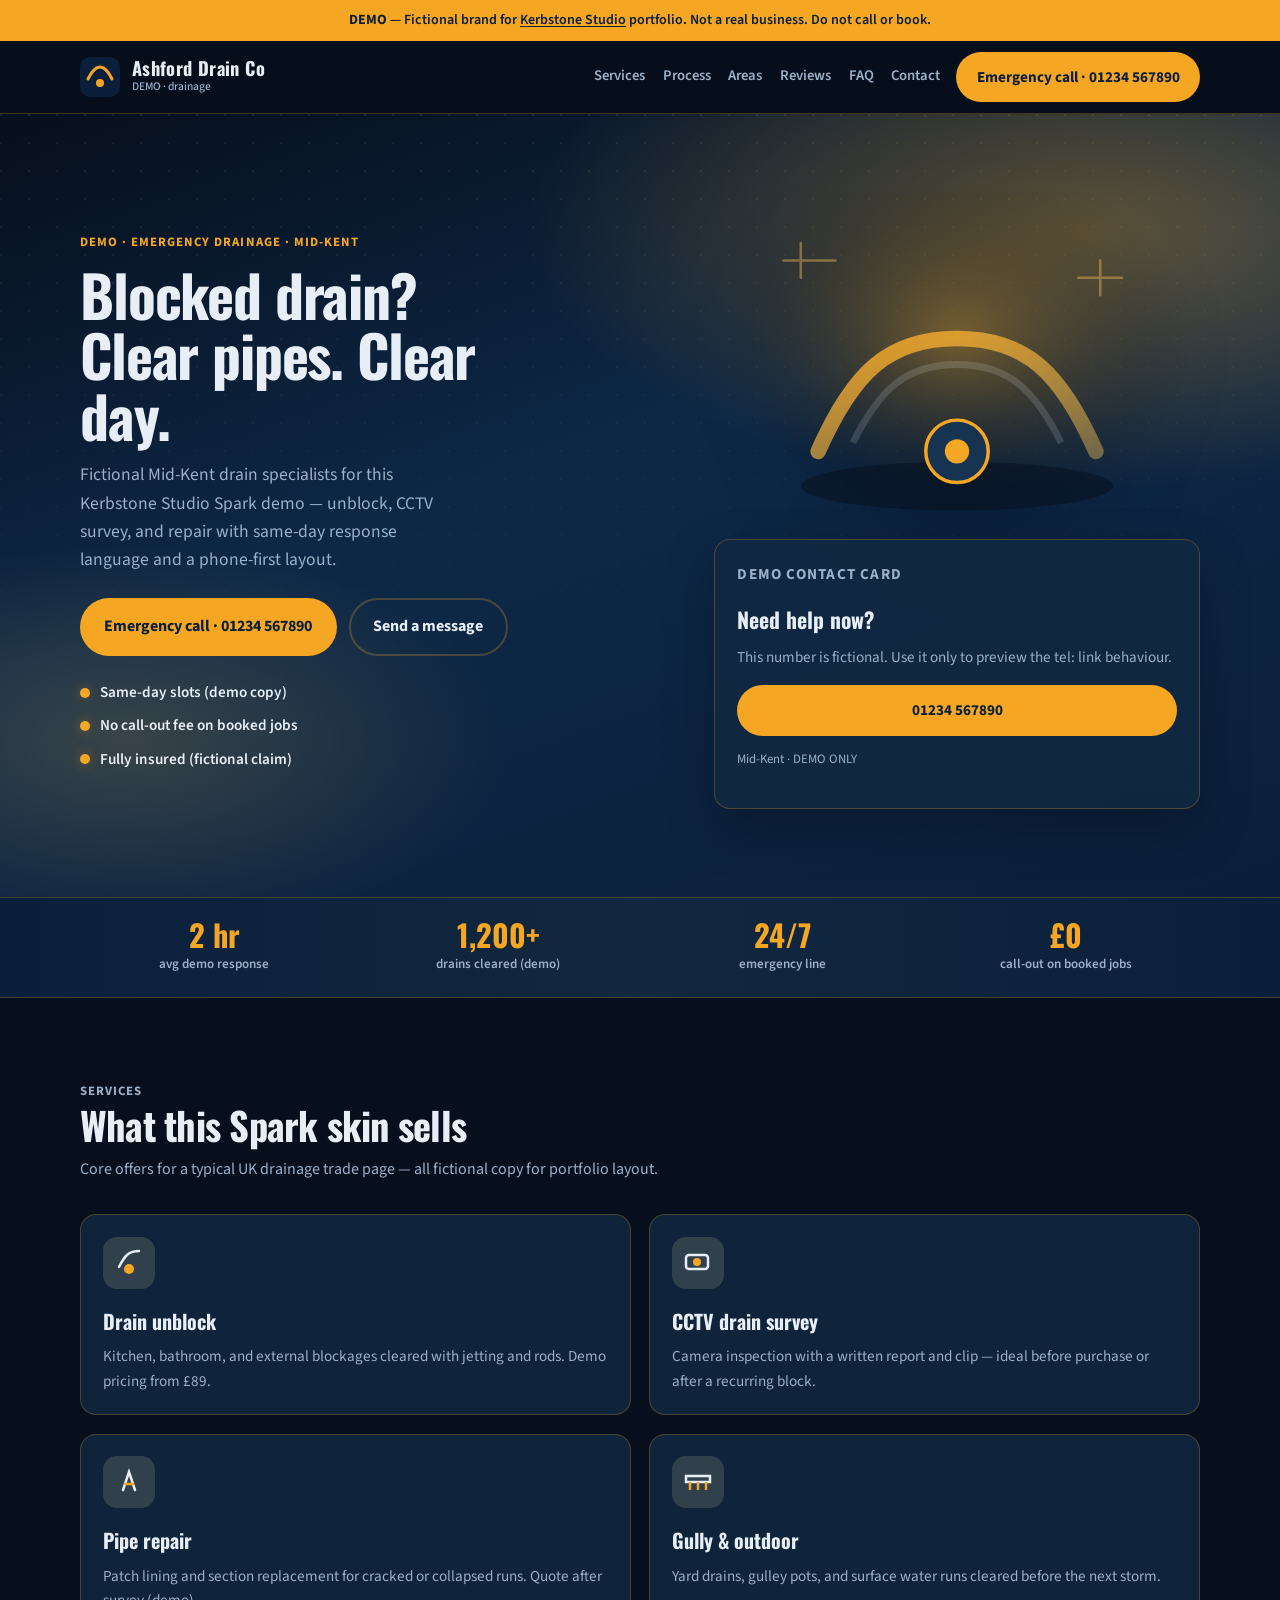
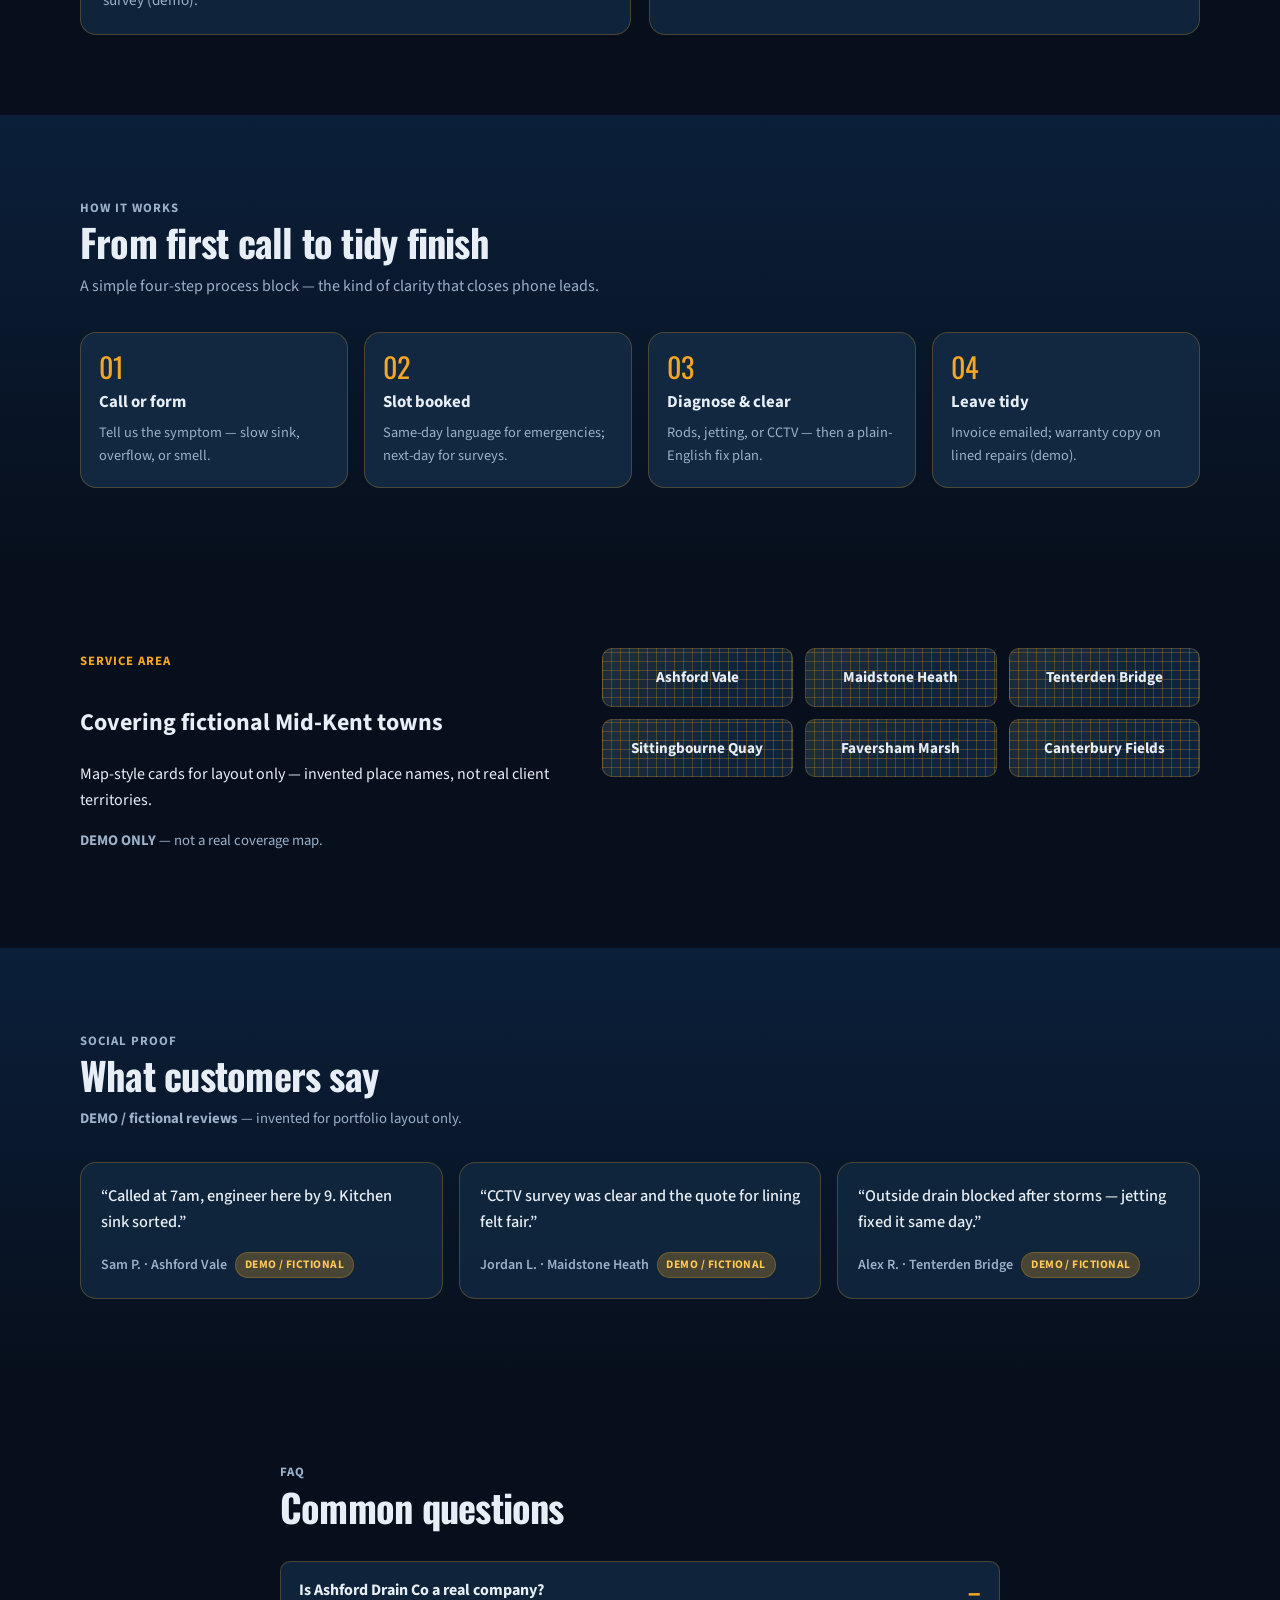
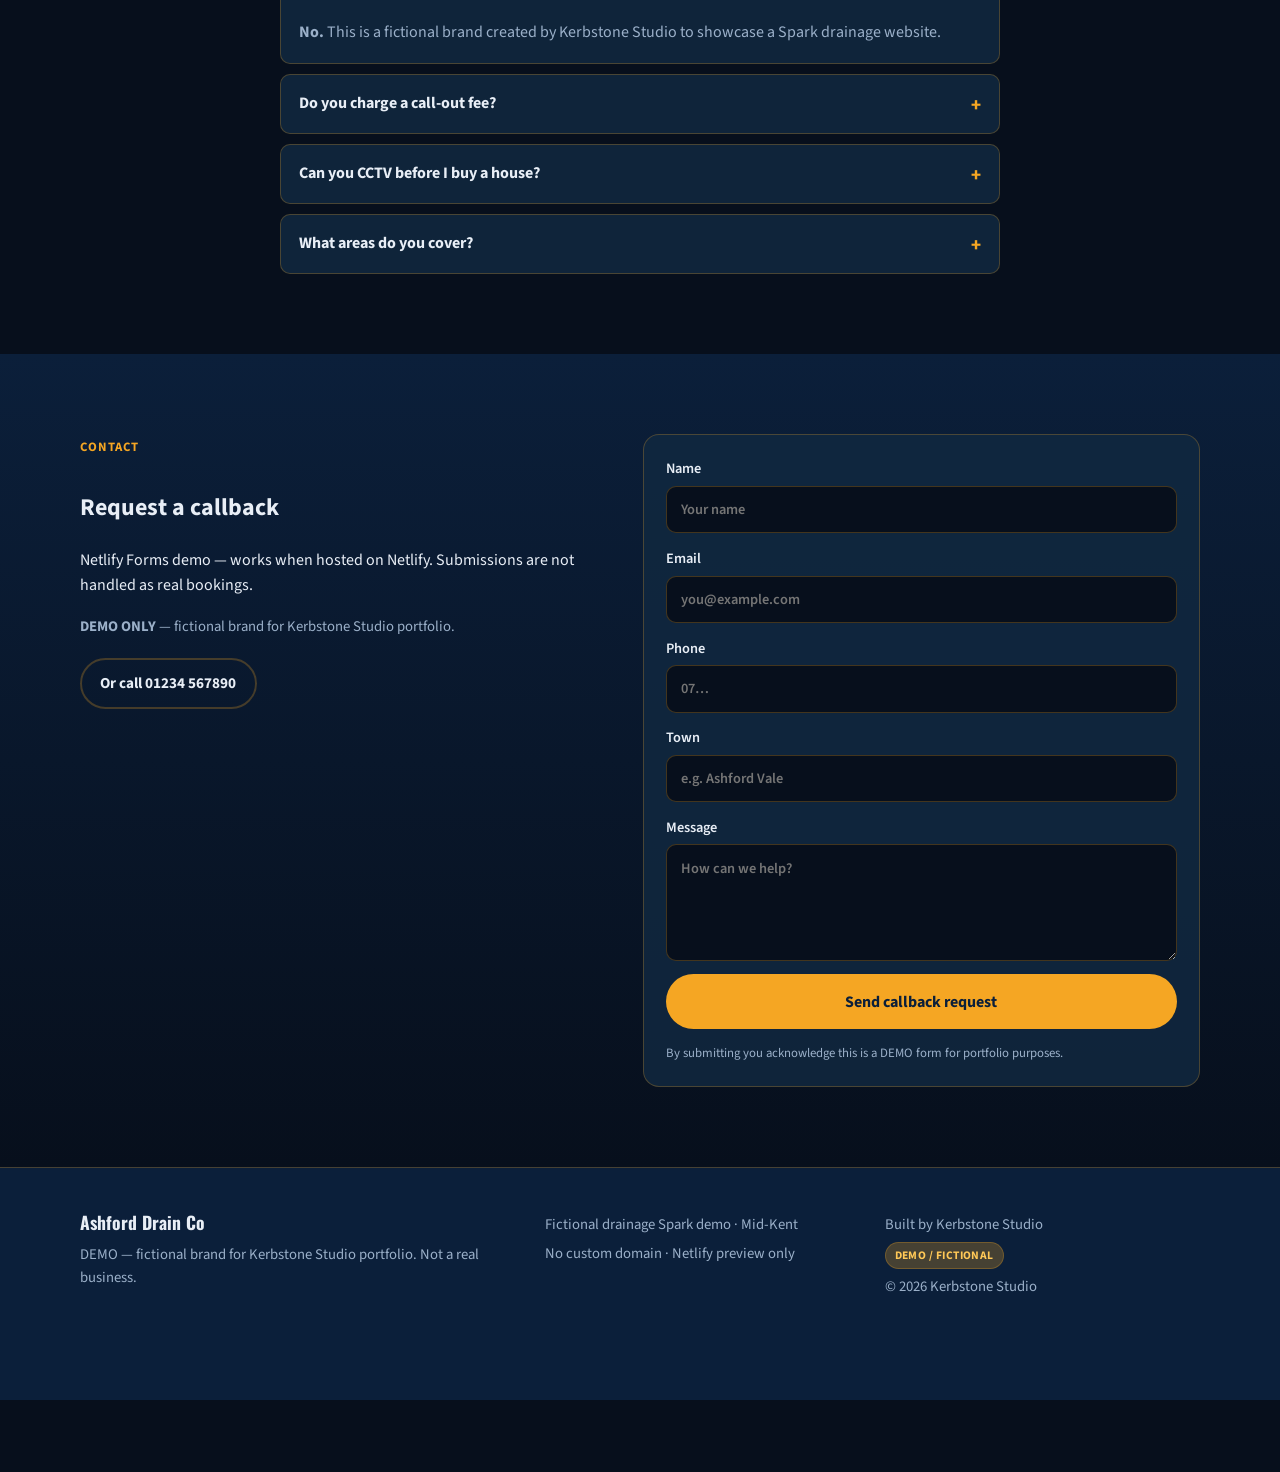
<file: index.html>
<!DOCTYPE html>
<html lang="en-GB">
<head>
  <meta charset="UTF-8" />
  <meta name="viewport" content="width=device-width, initial-scale=1" />
  <meta name="description" content="DEMO — fictional Ashford Drain Co site for Kerbstone Studio portfolio. Not a real business." />
  <meta name="robots" content="noindex, nofollow" />
  <meta name="theme-color" content="#070f1c" />
  <title>Ashford Drain Co — DEMO | Kerbstone Studio</title>
  <link rel="preconnect" href="https://fonts.googleapis.com" />
  <link rel="preconnect" href="https://fonts.gstatic.com" crossorigin />
  <link href="https://fonts.googleapis.com/css2?family=Oswald:wght@500;600;700&family=Source+Sans+3:wght@400;500;600;700&display=swap" rel="stylesheet" />
  <link rel="stylesheet" href="styles.css" />
</head>
<body>
  <a class="skip-link" href="#main">Skip to content</a>
  <div class="demo-banner" role="status">
    <strong>DEMO</strong> — Fictional brand for <em>Kerbstone Studio</em> portfolio. Not a real business. Do not call or book.
  </div>
  <header class="site-header">
    <div class="wrap header-inner">
      <a class="logo" href="#top" aria-label="Ashford Drain Co home">
        <svg class="logo-mark" viewBox="0 0 40 40" width="40" height="40" aria-hidden="true"><rect width="40" height="40" rx="10" fill="#0b1f3a"/><path d="M8 22c4-8 8-12 12-12s8 4 12 12" stroke="#f5a623" stroke-width="3" fill="none" stroke-linecap="round"/><circle cx="20" cy="26" r="4" fill="#f5a623"/></svg>
        <span>
          <span class="logo-name">Ashford Drain Co</span>
          <span class="logo-tag">DEMO · drainage</span>
        </span>
      </a>
      <button class="nav-toggle" type="button" aria-expanded="false" aria-controls="primary-nav" aria-label="Menu">
        <span class="nav-toggle-bars" aria-hidden="true"><span></span><span></span><span></span></span>
      </button>
      <nav class="nav" id="primary-nav" aria-label="Primary">
        <a href="#services">Services</a>
        <a href="#process">Process</a>
        <a href="#areas">Areas</a>
        <a href="#reviews">Reviews</a>
        <a href="#faq">FAQ</a>
        <a href="#contact">Contact</a>
      </nav>
      <a class="btn btn-accent header-cta" href="tel:01234567890">Emergency call · 01234 567890</a>
    </div>
  </header>
  <main id="main">
    <section class="hero" id="top">
      <div class="wrap hero-grid">
        <div class="hero-copy reveal">
          <p class="eyebrow">DEMO · Emergency drainage · Mid-Kent</p>
          <h1>Blocked drain? Clear pipes. Clear day.</h1>
          <p class="lede">Fictional Mid-Kent drain specialists for this Kerbstone Studio Spark demo — unblock, CCTV survey, and repair with same-day response language and a phone-first layout.</p>
          <div class="hero-actions">
            <a class="btn btn-accent btn-lg" href="tel:01234567890">Emergency call · 01234 567890</a>
            <a class="btn btn-ghost btn-lg" href="#contact">Send a message</a>
          </div>
          <ul class="hero-points">
            <li>Same-day slots (demo copy)</li>
            <li>No call-out fee on booked jobs</li>
            <li>Fully insured (fictional claim)</li>
          </ul>
        </div>
        <div class="hero-visual reveal">
          <svg class="hero-scene" viewBox="0 0 560 420" xmlns="http://www.w3.org/2000/svg" aria-hidden="true">
            <defs>
              <linearGradient id="hg" x1="0" y1="0" x2="1" y2="1"><stop stop-color="#f5a623" stop-opacity=".9"/><stop offset="1" stop-color="#ffc857" stop-opacity=".4"/></linearGradient>
              <radialGradient id="glow" cx="50%" cy="40%" r="50%"><stop stop-color="#f5a623" stop-opacity=".35"/><stop offset="1" stop-color="transparent"/></radialGradient>
            </defs>
            <rect width="560" height="420" fill="url(#glow)"/>
            <ellipse cx="280" cy="340" rx="180" ry="28" fill="#070f1c" opacity=".5"/>
            <path d="M120 300c40-90 80-130 160-130s120 40 160 130" fill="none" stroke="url(#hg)" stroke-width="18" stroke-linecap="round"/>
            <path d="M160 290c30-60 60-90 120-90s90 30 120 90" fill="none" stroke="#e8eef6" stroke-opacity=".15" stroke-width="8"/>
            <circle cx="280" cy="300" r="36" fill="#163352" stroke="#f5a623" stroke-width="4"/>
            <circle cx="280" cy="300" r="14" fill="#f5a623"/>
            <path d="M80 80h60M100 60v40M420 100h50M445 80v40" stroke="#ffc857" stroke-opacity=".4" stroke-width="3" stroke-linecap="round"/>
          </svg>
          <aside class="hero-card" aria-label="Quick contact card">
            <p class="card-label">DEMO contact card</p>
            <h2>Need help now?</h2>
            <p>This number is fictional. Use it only to preview the tel: link behaviour.</p>
            <a class="btn btn-accent btn-block" href="tel:01234567890">01234 567890</a>
            <p class="card-note">Mid-Kent · DEMO ONLY</p>
          </aside>
        </div>
      </div>
    </section>
    <section class="metrics" aria-label="Trust metrics">
      <div class="wrap metrics-grid">
        <div class="metric reveal"><strong>2 hr</strong><span>avg demo response</span></div>
        <div class="metric reveal"><strong>1,200+</strong><span>drains cleared (demo)</span></div>
        <div class="metric reveal"><strong>24/7</strong><span>emergency line</span></div>
        <div class="metric reveal"><strong>£0</strong><span>call-out on booked jobs</span></div>
      </div>
    </section>
    <section class="section" id="services">
      <div class="wrap">
        <header class="section-head reveal">
          <p class="eyebrow">Services</p>
          <h2>What this Spark skin sells</h2>
          <p>Core offers for a typical UK drainage trade page — all fictional copy for portfolio layout.</p>
        </header>
        <div class="card-grid">
          <article class="service-card reveal">
            <div class="icon" aria-hidden="true"><svg viewBox="0 0 48 48" width="48" height="48"><path d="M14 28c6-12 10-16 20-16" stroke="currentColor" stroke-width="2.5" fill="none" stroke-linecap="round"/><circle cx="24" cy="30" r="5" fill="var(--accent)"/></svg></div>
            <h3>Drain unblock</h3>
            <p>Kitchen, bathroom, and external blockages cleared with jetting and rods. Demo pricing from £89.</p>
          </article>
          <article class="service-card reveal">
            <div class="icon" aria-hidden="true"><svg viewBox="0 0 48 48" width="48" height="48"><rect x="12" y="16" width="22" height="14" rx="3" fill="none" stroke="currentColor" stroke-width="2.5"/><circle cx="23" cy="23" r="4" fill="var(--accent)"/></svg></div>
            <h3>CCTV drain survey</h3>
            <p>Camera inspection with a written report and clip — ideal before purchase or after a recurring block.</p>
          </article>
          <article class="service-card reveal">
            <div class="icon" aria-hidden="true"><svg viewBox="0 0 48 48" width="48" height="48"><path d="M18 32l6-18 6 18" stroke="currentColor" stroke-width="2.5" fill="none" stroke-linecap="round"/><path d="M20 26h8" stroke="var(--accent)" stroke-width="2.5" stroke-linecap="round"/></svg></div>
            <h3>Pipe repair</h3>
            <p>Patch lining and section replacement for cracked or collapsed runs. Quote after survey (demo).</p>
          </article>
          <article class="service-card reveal">
            <div class="icon" aria-hidden="true"><svg viewBox="0 0 48 48" width="48" height="48"><path d="M12 18h24v6H12z" fill="none" stroke="currentColor" stroke-width="2.5"/><path d="M16 24v8M24 24v8M32 24v8" stroke="var(--accent)" stroke-width="2.5"/></svg></div>
            <h3>Gully &amp; outdoor</h3>
            <p>Yard drains, gulley pots, and surface water runs cleared before the next storm.</p>
          </article>
        </div>
      </div>
    </section>
    <section class="section section-alt" id="process">
      <div class="wrap">
        <header class="section-head reveal">
          <p class="eyebrow">How it works</p>
          <h2>From first call to tidy finish</h2>
          <p>A simple four-step process block — the kind of clarity that closes phone leads.</p>
        </header>
        <div class="process-grid">
          <article class="process-step reveal"><div class="process-num" aria-hidden="true">01</div><h3>Call or form</h3><p>Tell us the symptom — slow sink, overflow, or smell.</p></article>
          <article class="process-step reveal"><div class="process-num" aria-hidden="true">02</div><h3>Slot booked</h3><p>Same-day language for emergencies; next-day for surveys.</p></article>
          <article class="process-step reveal"><div class="process-num" aria-hidden="true">03</div><h3>Diagnose &amp; clear</h3><p>Rods, jetting, or CCTV — then a plain-English fix plan.</p></article>
          <article class="process-step reveal"><div class="process-num" aria-hidden="true">04</div><h3>Leave tidy</h3><p>Invoice emailed; warranty copy on lined repairs (demo).</p></article>
        </div>
      </div>
    </section>
    <section class="section" id="areas">
      <div class="wrap areas-grid">
        <div class="reveal">
          <p class="eyebrow">Service area</p>
          <h2>Covering fictional Mid-Kent towns</h2>
          <p>Map-style cards for layout only — invented place names, not real client territories.</p>
          <p class="demo-note" style="margin-top:1rem"><strong>DEMO ONLY</strong> — not a real coverage map.</p>
        </div>
        <div class="town-grid" role="list">
          <div class="town-card reveal">Ashford Vale</div>
          <div class="town-card reveal">Maidstone Heath</div>
          <div class="town-card reveal">Tenterden Bridge</div>
          <div class="town-card reveal">Sittingbourne Quay</div>
          <div class="town-card reveal">Faversham Marsh</div>
          <div class="town-card reveal">Canterbury Fields</div>
        </div>
      </div>
    </section>
    <section class="section section-alt" id="reviews">
      <div class="wrap">
        <header class="section-head reveal">
          <p class="eyebrow">Social proof</p>
          <h2>What customers say</h2>
          <p class="demo-note"><strong>DEMO / fictional reviews</strong> — invented for portfolio layout only.</p>
        </header>
        <div class="review-grid">
          <blockquote class="review reveal"><p>“Called at 7am, engineer here by 9. Kitchen sink sorted.”</p><footer><cite>Sam P. · Ashford Vale</cite><span class="demo-pill">DEMO / fictional</span></footer></blockquote>
          <blockquote class="review reveal"><p>“CCTV survey was clear and the quote for lining felt fair.”</p><footer><cite>Jordan L. · Maidstone Heath</cite><span class="demo-pill">DEMO / fictional</span></footer></blockquote>
          <blockquote class="review reveal"><p>“Outside drain blocked after storms — jetting fixed it same day.”</p><footer><cite>Alex R. · Tenterden Bridge</cite><span class="demo-pill">DEMO / fictional</span></footer></blockquote>
        </div>
      </div>
    </section>
    <section class="section" id="faq">
      <div class="wrap narrow">
        <header class="section-head reveal"><p class="eyebrow">FAQ</p><h2>Common questions</h2></header>
        <div class="faq-list">
          <details class="reveal" open><summary>Is Ashford Drain Co a real company?</summary><p><strong>No.</strong> This is a fictional brand created by Kerbstone Studio to showcase a Spark drainage website.</p></details>
          <details class="reveal"><summary>Do you charge a call-out fee?</summary><p>Demo copy: no call-out fee when you book a job. Survey-only visits are quoted upfront.</p></details>
          <details class="reveal"><summary>Can you CCTV before I buy a house?</summary><p>Demo copy: yes — we film the run, share a clip, and write a short report for your solicitor.</p></details>
          <details class="reveal"><summary>What areas do you cover?</summary><p>Demo copy: fictional Mid-Kent towns listed on this page only — not real territories.</p></details>
        </div>
      </div>
    </section>
    <section class="section section-alt" id="contact">
      <div class="wrap contact-grid">
        <div class="reveal">
          <p class="eyebrow">Contact</p>
          <h2>Request a callback</h2>
          <p>Netlify Forms demo — works when hosted on Netlify. Submissions are not handled as real bookings.</p>
          <p class="demo-note" style="margin-top:1rem"><strong>DEMO ONLY</strong> — fictional brand for Kerbstone Studio portfolio.</p>
          <p style="margin-top:1.25rem"><a class="btn btn-ghost" href="tel:01234567890">Or call 01234 567890</a></p>
        </div>
        <form class="reveal" name="ashford-contact" method="POST" data-netlify="true" netlify-honeypot="bot-field" action="/thanks.html">
          <input type="hidden" name="form-name" value="ashford-contact" />
          <p class="honeypot"><label>Don’t fill this out: <input name="bot-field" tabindex="-1" autocomplete="off" /></label></p>
          <label>Name <input type="text" name="name" required autocomplete="name" placeholder="Your name" /></label>
          <label>Email <input type="email" name="email" required autocomplete="email" placeholder="you@example.com" /></label>
          <label>Phone <input type="tel" name="phone" autocomplete="tel" placeholder="07…" /></label>
          <label>Town <input type="text" name="town" placeholder="e.g. Ashford Vale" /></label>
          <label>Message <textarea name="message" rows="4" required placeholder="How can we help?"></textarea></label>
          <button class="btn btn-accent btn-lg btn-block" type="submit">Send callback request</button>
          <p class="form-note">By submitting you acknowledge this is a DEMO form for portfolio purposes.</p>
        </form>
      </div>
    </section>
  </main>
  <footer class="site-footer">
    <div class="wrap footer-inner">
      <div><strong>Ashford Drain Co</strong><p>DEMO — fictional brand for Kerbstone Studio portfolio. Not a real business.</p></div>
      <div><p>Fictional drainage Spark demo · Mid-Kent</p><p>No custom domain · Netlify preview only</p></div>
      <div><p>Built by Kerbstone Studio</p><p><span class="demo-pill">DEMO / fictional</span></p><p>&copy; <span data-year></span> Kerbstone Studio</p></div>
    </div>
  </footer>
  <div class="mobile-call" role="region" aria-label="Quick call">
    <a class="btn btn-accent" href="tel:01234567890">Emergency call</a>
    <a class="btn btn-ghost" href="#contact">Message</a>
  </div>
  <script src="script.js" defer></script>
</body>
</html>
</file>
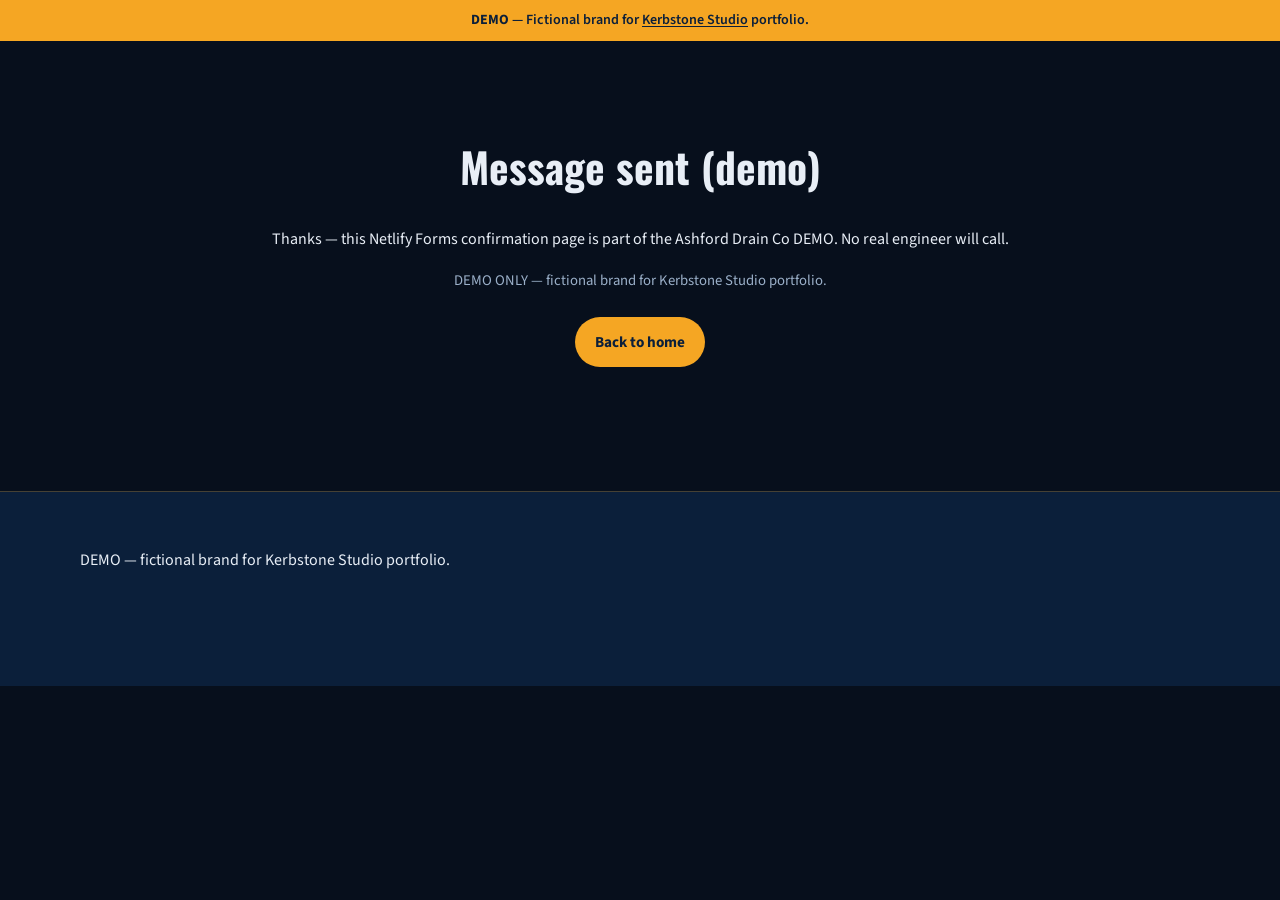
<file: thanks.html>
<!DOCTYPE html>
<html lang="en-GB">
<head>
  <meta charset="UTF-8" />
  <meta name="viewport" content="width=device-width, initial-scale=1" />
  <meta name="robots" content="noindex, nofollow" />
  <title>Thanks — Ashford Drain Co DEMO</title>
  <link rel="preconnect" href="https://fonts.googleapis.com" />
  <link rel="preconnect" href="https://fonts.gstatic.com" crossorigin />
  <link href="https://fonts.googleapis.com/css2?family=Oswald:wght@500;600;700&family=Source+Sans+3:wght@400;500;600;700&display=swap" rel="stylesheet" />
  <link rel="stylesheet" href="styles.css" />
</head>
<body>
  <div class="demo-banner" role="status"><strong>DEMO</strong> — Fictional brand for <em>Kerbstone Studio</em> portfolio.</div>
  <main class="thanks wrap">
    <h1>Message sent (demo)</h1>
    <p>Thanks — this Netlify Forms confirmation page is part of the Ashford Drain Co DEMO. No real engineer will call.</p>
    <p class="demo-note">DEMO ONLY — fictional brand for Kerbstone Studio portfolio.</p>
    <p style="margin-top:1.5rem"><a class="btn btn-accent" href="/">Back to home</a></p>
  </main>
  <footer class="site-footer"><div class="wrap"><p>DEMO — fictional brand for Kerbstone Studio portfolio.</p></div></footer>
</body>
</html>
</file>
<file: styles.css>
/* Ashford Drain Co DEMO — Kerbstone Studio Spark · premium rebuild */
:root {
  --bg: #070f1c; --bg2: #0b1f3a; --surface: #112840; --surface2: #163352;
  --text: #e8eef6; --muted: #9bb0c9; --accent: #f5a623; --accent2: #ffc857;
  --accent-ink: #0b1f3a; --line: rgba(245,166,35,.25); --card: rgba(17,40,64,.85);
  --glow: rgba(245,166,35,.35); --mesh1: #0d2847; --mesh2: #1a3a5c;
  --display: 'Oswald', system-ui, sans-serif; --body: 'Source Sans 3', system-ui, sans-serif;
  --radius: 16px; --radius-sm: 10px; --wrap: 1120px; --header-h: 72px;
  --ease: cubic-bezier(.22,1,.36,1);
}
*,*::before,*::after { box-sizing: border-box }
html { scroll-behavior: smooth }
@media (prefers-reduced-motion: reduce) {
  html { scroll-behavior: auto }
  *,*::before,*::after { animation-duration: .01ms !important; animation-iteration-count: 1 !important; transition-duration: .01ms !important }
  .reveal { opacity: 1 !important; transform: none !important }
}
body {
  margin: 0; font-family: var(--body); color: var(--text); background: var(--bg);
  line-height: 1.6; -webkit-font-smoothing: antialiased; padding-bottom: 72px;
}
img,svg { max-width: 100%; display: block }
a { color: var(--accent2); text-underline-offset: 3px }
a:hover { color: var(--accent) }
.wrap { width: min(100% - 2rem, var(--wrap)); margin-inline: auto }
.narrow { width: min(100% - 2rem, 720px) }
.skip-link {
  position: absolute; left: -999px; top: 0; background: var(--accent); color: var(--accent-ink);
  padding: .75rem 1rem; z-index: 1000; border-radius: 0 0 var(--radius-sm) 0; font-weight: 700;
}
.skip-link:focus { left: 0 }
.demo-banner {
  background: var(--accent); color: var(--accent-ink); text-align: center; padding: .55rem 1rem;
  font-size: .88rem; font-weight: 600; position: sticky; top: 0; z-index: 60;
  border-bottom: 1px solid var(--line);
}
.demo-banner em { font-style: normal; text-decoration: underline; text-underline-offset: 2px }
.demo-note { color: var(--muted); font-size: .92rem }
.demo-pill {
  display: inline-block; font-size: .72rem; font-weight: 700; letter-spacing: .04em;
  text-transform: uppercase; padding: .2rem .55rem; border-radius: 999px;
  background: var(--line); color: var(--accent2); border: 1px solid var(--line);
}
.site-header {
  position: sticky; top: 0; z-index: 50; backdrop-filter: blur(14px);
  background: color-mix(in srgb, var(--bg) 82%, transparent);
  border-bottom: 1px solid var(--line); transition: box-shadow .3s var(--ease);
}
.site-header.is-scrolled { box-shadow: 0 8px 30px rgba(0,0,0,.25) }
.header-inner { display: flex; align-items: center; gap: 1rem; min-height: var(--header-h) }
.logo { display: flex; align-items: center; gap: .75rem; text-decoration: none; color: var(--text) }
.logo-name { display: block; font-family: var(--display); font-weight: 700; font-size: 1.15rem; letter-spacing: .02em; line-height: 1.1 }
.logo-tag { display: block; font-size: .72rem; color: var(--muted); font-weight: 500 }
.nav { display: flex; gap: 1.1rem; margin-left: auto; align-items: center }
.nav a {
  color: var(--muted); text-decoration: none; font-weight: 600; font-size: .92rem;
  padding: .35rem 0; border-bottom: 2px solid transparent; transition: color .2s, border-color .2s;
}
.nav a:hover, .nav a:focus-visible { color: var(--text); border-bottom-color: var(--accent) }
.nav-toggle {
  display: none; margin-left: auto; background: var(--surface2); border: 1px solid var(--line);
  color: var(--text); width: 44px; height: 44px; border-radius: var(--radius-sm); cursor: pointer;
  align-items: center; justify-content: center;
}
.nav-toggle:focus-visible { outline: 2px solid var(--accent); outline-offset: 2px }
.nav-toggle-bars { display: flex; flex-direction: column; gap: 5px; width: 18px }
.nav-toggle-bars span { display: block; height: 2px; background: var(--text); border-radius: 2px; transition: transform .25s var(--ease), opacity .2s }
.nav-toggle[aria-expanded="true"] .nav-toggle-bars span:nth-child(1) { transform: translateY(7px) rotate(45deg) }
.nav-toggle[aria-expanded="true"] .nav-toggle-bars span:nth-child(2) { opacity: 0 }
.nav-toggle[aria-expanded="true"] .nav-toggle-bars span:nth-child(3) { transform: translateY(-7px) rotate(-45deg) }
.header-cta { flex-shrink: 0 }
.btn {
  display: inline-flex; align-items: center; justify-content: center; gap: .5rem;
  font-family: var(--body); font-weight: 700; font-size: .95rem; text-decoration: none;
  padding: .7rem 1.15rem; border-radius: 999px; border: 2px solid transparent;
  cursor: pointer; transition: transform .2s var(--ease), box-shadow .2s, background .2s, color .2s, border-color .2s;
}
.btn:focus-visible { outline: 2px solid var(--accent2); outline-offset: 3px }
.btn:hover { transform: translateY(-1px) }
.btn-accent { background: var(--accent); color: var(--accent-ink); box-shadow: 0 0 0 0 var(--glow) }
.btn-accent:hover { box-shadow: 0 8px 28px var(--glow) }
.btn-ghost { background: transparent; color: var(--text); border-color: var(--line) }
.btn-ghost:hover { border-color: var(--accent); color: var(--accent) }
.btn-block { width: 100% }
.btn-lg { padding: .9rem 1.4rem; font-size: 1rem }
.hero {
  position: relative; overflow: hidden; padding: clamp(2.5rem, 6vw, 5rem) 0 clamp(3rem, 7vw, 5.5rem);
  background:
    radial-gradient(ellipse 80% 60% at 85% 15%, var(--glow), transparent 55%),
    radial-gradient(ellipse 60% 50% at 10% 80%, color-mix(in srgb, var(--accent2) 18%, transparent), transparent 50%),
    linear-gradient(160deg, var(--bg) 0%, var(--mesh1) 45%, var(--bg2) 100%);
}
.hero::before {
  content: ""; position: absolute; inset: 0; pointer-events: none; opacity: .4;
  background-image: radial-gradient(circle at 1px 1px, var(--line) 1px, transparent 0);
  background-size: 28px 28px; mask-image: linear-gradient(180deg, #000, transparent 85%);
}
.hero-grid { position: relative; display: grid; gap: 2.5rem; align-items: center; grid-template-columns: 1.1fr .9fr }
.eyebrow {
  display: inline-flex; align-items: center; gap: .5rem; font-size: .8rem; font-weight: 700;
  letter-spacing: .08em; text-transform: uppercase; color: var(--accent); margin: 0 0 .75rem;
}
.hero h1 {
  font-family: var(--display); font-weight: 700; font-size: clamp(2.2rem, 5vw, 3.6rem);
  line-height: 1.05; letter-spacing: -0.02em; margin: 0 0 1rem; max-width: 14ch;
}
.lede { font-size: 1.1rem; color: var(--muted); margin: 0 0 1.5rem; max-width: 42ch }
.hero-actions { display: flex; flex-wrap: wrap; gap: .75rem; margin-bottom: 1.5rem }
.hero-points { list-style: none; padding: 0; margin: 0; display: grid; gap: .55rem }
.hero-points li { display: flex; align-items: center; gap: .6rem; font-weight: 600; font-size: .95rem }
.hero-points li::before {
  content: ""; width: 10px; height: 10px; border-radius: 50%; background: var(--accent);
  box-shadow: 0 0 12px var(--glow); flex-shrink: 0;
}
.hero-visual { position: relative }
.hero-scene { width: 100%; height: auto; filter: drop-shadow(0 20px 40px rgba(0,0,0,.35)) }
.hero-card {
  margin-top: -1rem; background: var(--card); border: 1px solid var(--line);
  border-radius: var(--radius); padding: 1.35rem 1.4rem;
  box-shadow: 0 20px 50px rgba(0,0,0,.25); backdrop-filter: blur(10px);
}
.card-label { font-size: .72rem; font-weight: 700; letter-spacing: .08em; text-transform: uppercase; color: var(--accent); margin: 0 0 .4rem }
.hero-card h2 { font-family: var(--display); font-size: 1.35rem; margin: 0 0 .5rem }
.hero-card p { color: var(--muted); margin: 0 0 1rem; font-size: .95rem }
.card-note { margin-top: .85rem !important; font-size: .8rem !important }
.metrics { border-block: 1px solid var(--line); background: linear-gradient(90deg, var(--bg2), var(--surface), var(--bg2)); padding: 1.25rem 0 }
.metrics-grid { display: grid; grid-template-columns: repeat(4, 1fr); gap: 1rem; text-align: center }
.metric strong { display: block; font-family: var(--display); font-size: clamp(1.4rem, 3vw, 1.9rem); color: var(--accent); line-height: 1.1 }
.metric span { font-size: .82rem; color: var(--muted); font-weight: 600 }
.section { padding: clamp(3rem, 7vw, 5rem) 0 }
.section-alt { background: linear-gradient(180deg, var(--bg2), var(--bg)) }
.section-head { margin-bottom: 2rem; max-width: 40rem }
.section-head h2 { font-family: var(--display); font-size: clamp(1.75rem, 3.5vw, 2.4rem); margin: 0 0 .6rem; letter-spacing: -0.02em; line-height: 1.15 }
.section-head p { color: var(--muted); margin: 0 }
.card-grid { display: grid; grid-template-columns: repeat(2, 1fr); gap: 1.15rem }
.service-card {
  background: var(--card); border: 1px solid var(--line); border-radius: var(--radius);
  padding: 1.35rem; transition: transform .25s var(--ease), border-color .25s, box-shadow .25s;
}
.service-card:hover { transform: translateY(-4px); border-color: var(--accent); box-shadow: 0 16px 40px rgba(0,0,0,.2) }
.service-card .icon {
  width: 52px; height: 52px; border-radius: 14px; display: grid; place-items: center;
  background: color-mix(in srgb, var(--accent) 12%, var(--surface2)); color: var(--text); margin-bottom: 1rem;
}
.service-card h3 { font-family: var(--display); font-size: 1.25rem; margin: 0 0 .45rem }
.service-card p { margin: 0; color: var(--muted); font-size: .95rem }
.process-grid { display: grid; grid-template-columns: repeat(4, 1fr); gap: 1rem }
.process-step { position: relative; background: var(--surface); border: 1px solid var(--line); border-radius: var(--radius); padding: 1.25rem 1.1rem }
.process-num { font-family: var(--display); font-size: 1.75rem; color: var(--accent); line-height: 1; margin-bottom: .5rem }
.process-step h3 { font-size: 1.05rem; margin: 0 0 .35rem }
.process-step p { margin: 0; color: var(--muted); font-size: .9rem }
.areas-grid { display: grid; grid-template-columns: .9fr 1.1fr; gap: 2rem; align-items: start }
.town-grid { display: grid; grid-template-columns: repeat(3, 1fr); gap: .75rem }
.town-card {
  background: var(--card); border: 1px solid var(--line); border-radius: var(--radius-sm);
  padding: 1rem; text-align: center; font-weight: 700; font-size: .95rem;
  background-image:
    linear-gradient(135deg, color-mix(in srgb, var(--accent) 8%, transparent), transparent 60%),
    repeating-linear-gradient(0deg, transparent, transparent 8px, var(--line) 8px, var(--line) 9px),
    repeating-linear-gradient(90deg, transparent, transparent 8px, var(--line) 8px, var(--line) 9px);
  transition: border-color .2s, transform .2s var(--ease);
}
.town-card:hover { border-color: var(--accent); transform: scale(1.02) }
.review-grid { display: grid; grid-template-columns: repeat(3, 1fr); gap: 1rem }
.review { margin: 0; background: var(--card); border: 1px solid var(--line); border-radius: var(--radius); padding: 1.25rem; display: flex; flex-direction: column; gap: 1rem }
.review p { margin: 0; font-size: 1.02rem; font-weight: 500 }
.review footer { display: flex; flex-wrap: wrap; align-items: center; gap: .5rem; margin-top: auto }
.review cite { font-style: normal; color: var(--muted); font-size: .88rem; font-weight: 600 }
.faq-list { display: grid; gap: .65rem }
.faq-list details { background: var(--card); border: 1px solid var(--line); border-radius: var(--radius-sm); padding: 0; overflow: hidden }
.faq-list summary { cursor: pointer; list-style: none; font-weight: 700; padding: 1rem 1.15rem; display: flex; justify-content: space-between; align-items: center; gap: 1rem }
.faq-list summary::-webkit-details-marker { display: none }
.faq-list summary::after { content: "+"; font-family: var(--display); font-size: 1.4rem; color: var(--accent); line-height: 1 }
.faq-list details[open] summary::after { content: "–" }
.faq-list details p { margin: 0; padding: 0 1.15rem 1.1rem; color: var(--muted) }
.faq-list summary:focus-visible { outline: 2px solid var(--accent); outline-offset: -2px }
.contact-grid { display: grid; grid-template-columns: 1fr 1.05fr; gap: 2rem; align-items: start }
form { display: grid; gap: .85rem; background: var(--card); border: 1px solid var(--line); border-radius: var(--radius); padding: 1.4rem }
label { display: grid; gap: .35rem; font-weight: 600; font-size: .9rem }
input, select, textarea {
  font: inherit; color: var(--text); background: var(--bg); border: 1px solid var(--line);
  border-radius: var(--radius-sm); padding: .7rem .85rem; width: 100%;
}
input:focus-visible, select:focus-visible, textarea:focus-visible { outline: 2px solid var(--accent); outline-offset: 1px; border-color: var(--accent) }
.honeypot { position: absolute; left: -10000px; height: 0; overflow: hidden }
.form-note { margin: 0; font-size: .8rem; color: var(--muted) }
.site-footer { border-top: 1px solid var(--line); padding: 2.5rem 0 6rem; background: var(--bg2) }
.footer-inner { display: grid; grid-template-columns: 1.4fr 1fr 1fr; gap: 1.5rem; color: var(--muted); font-size: .92rem }
.footer-inner strong { color: var(--text); font-family: var(--display); font-size: 1.1rem }
.footer-inner p { margin: .35rem 0 }
.mobile-call {
  position: fixed; bottom: 0; left: 0; right: 0; z-index: 70; display: none;
  padding: .65rem .85rem calc(.65rem + env(safe-area-inset-bottom));
  background: color-mix(in srgb, var(--bg) 90%, transparent); backdrop-filter: blur(12px);
  border-top: 1px solid var(--line); gap: .65rem;
}
.mobile-call .btn { flex: 1 }
.reveal { opacity: 0; transform: translateY(18px); transition: opacity .7s var(--ease), transform .7s var(--ease) }
.reveal.is-in { opacity: 1; transform: none }
.thanks { padding: 4rem 0; text-align: center; min-height: 50vh }
.thanks h1 { font-family: var(--display); font-size: clamp(1.8rem, 4vw, 2.6rem) }
@media (max-width: 900px) {
  .hero-grid, .areas-grid, .contact-grid { grid-template-columns: 1fr }
  .process-grid { grid-template-columns: 1fr 1fr }
  .review-grid { grid-template-columns: 1fr }
  .metrics-grid { grid-template-columns: 1fr 1fr }
  .town-grid { grid-template-columns: 1fr 1fr }
  .footer-inner { grid-template-columns: 1fr }
  .header-cta { display: none }
  .nav-toggle { display: inline-flex }
  .nav {
    position: fixed; inset: calc(var(--header-h) + 2.2rem) .75rem auto; display: none;
    flex-direction: column; align-items: stretch; gap: 0; margin: 0;
    background: var(--surface); border: 1px solid var(--line); border-radius: var(--radius);
    padding: .5rem; box-shadow: 0 20px 50px rgba(0,0,0,.35); z-index: 55;
  }
  .nav.is-open { display: flex }
  .nav a { padding: .85rem 1rem; border-bottom: 0; border-radius: var(--radius-sm) }
  .nav a:hover { background: var(--surface2) }
  .mobile-call { display: flex }
}
@media (max-width: 560px) {
  .card-grid, .process-grid { grid-template-columns: 1fr }
  .hero h1 { max-width: none }
}
</file>
